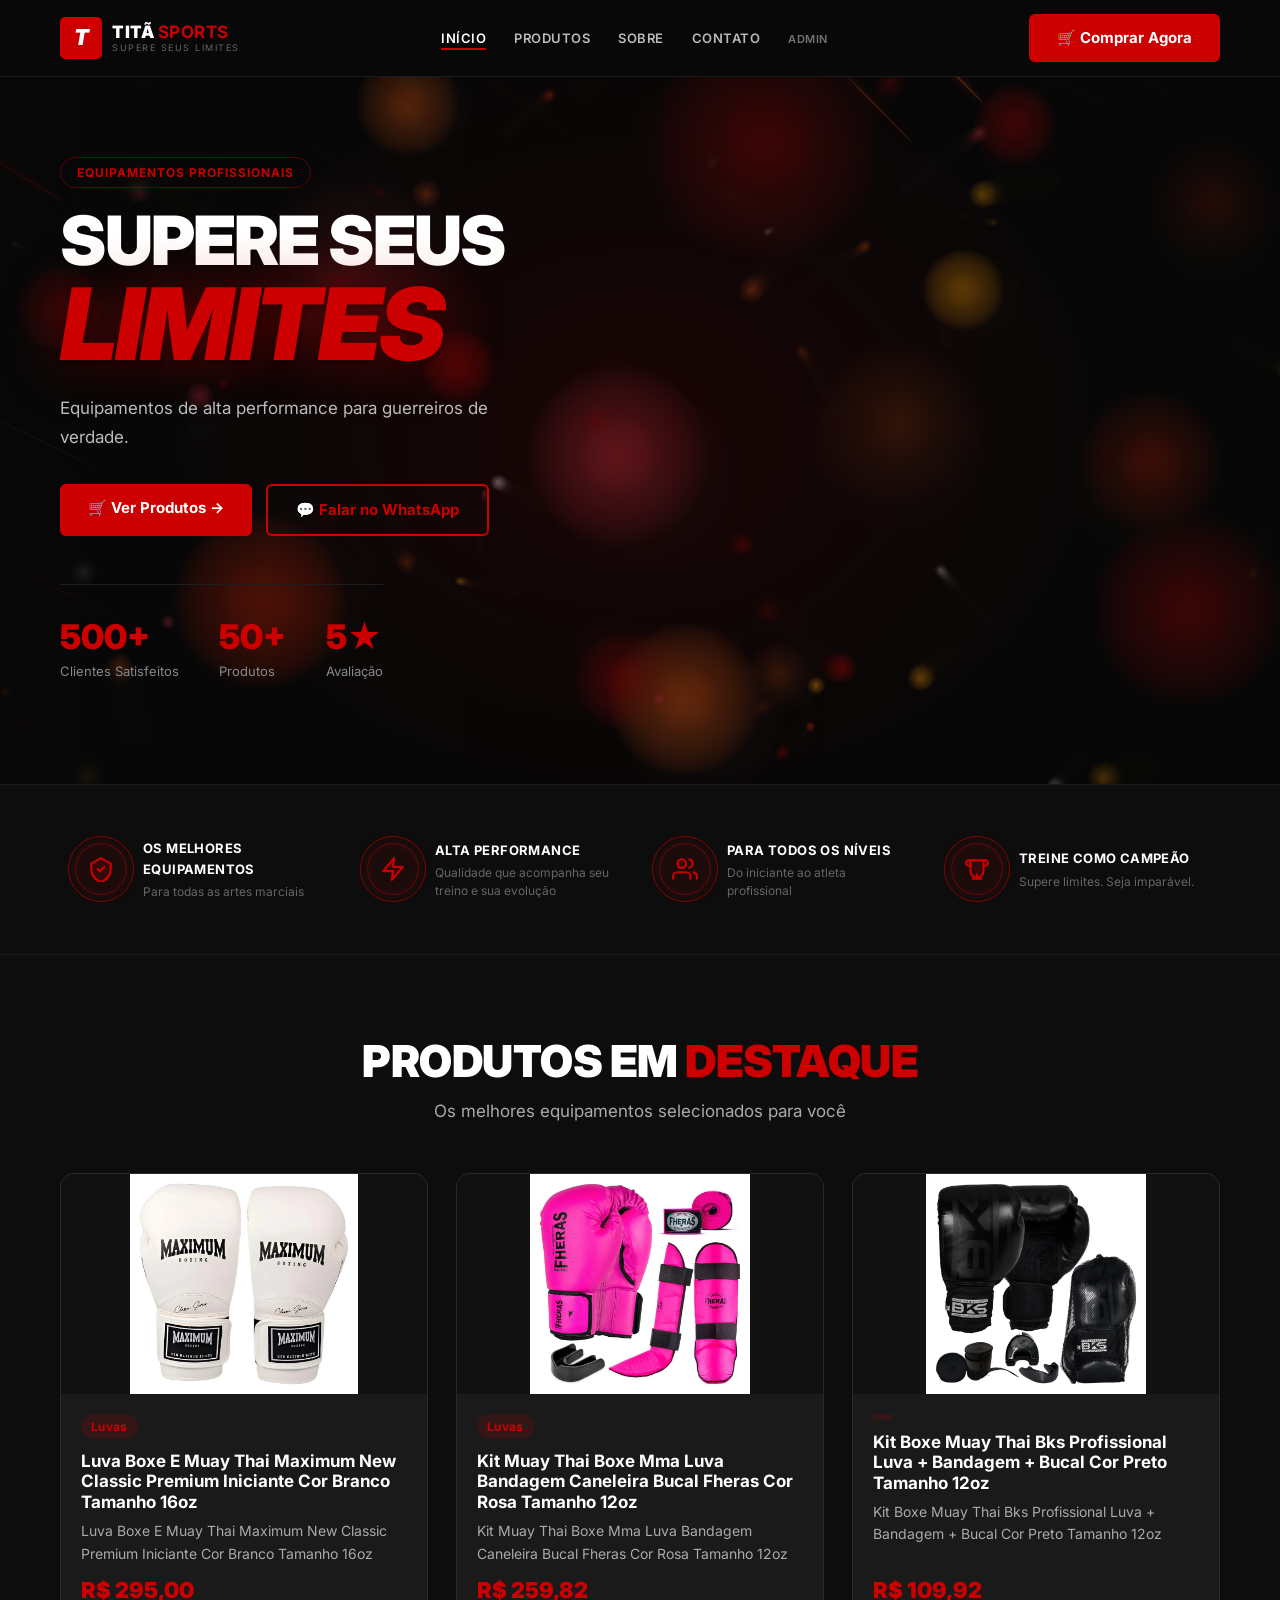
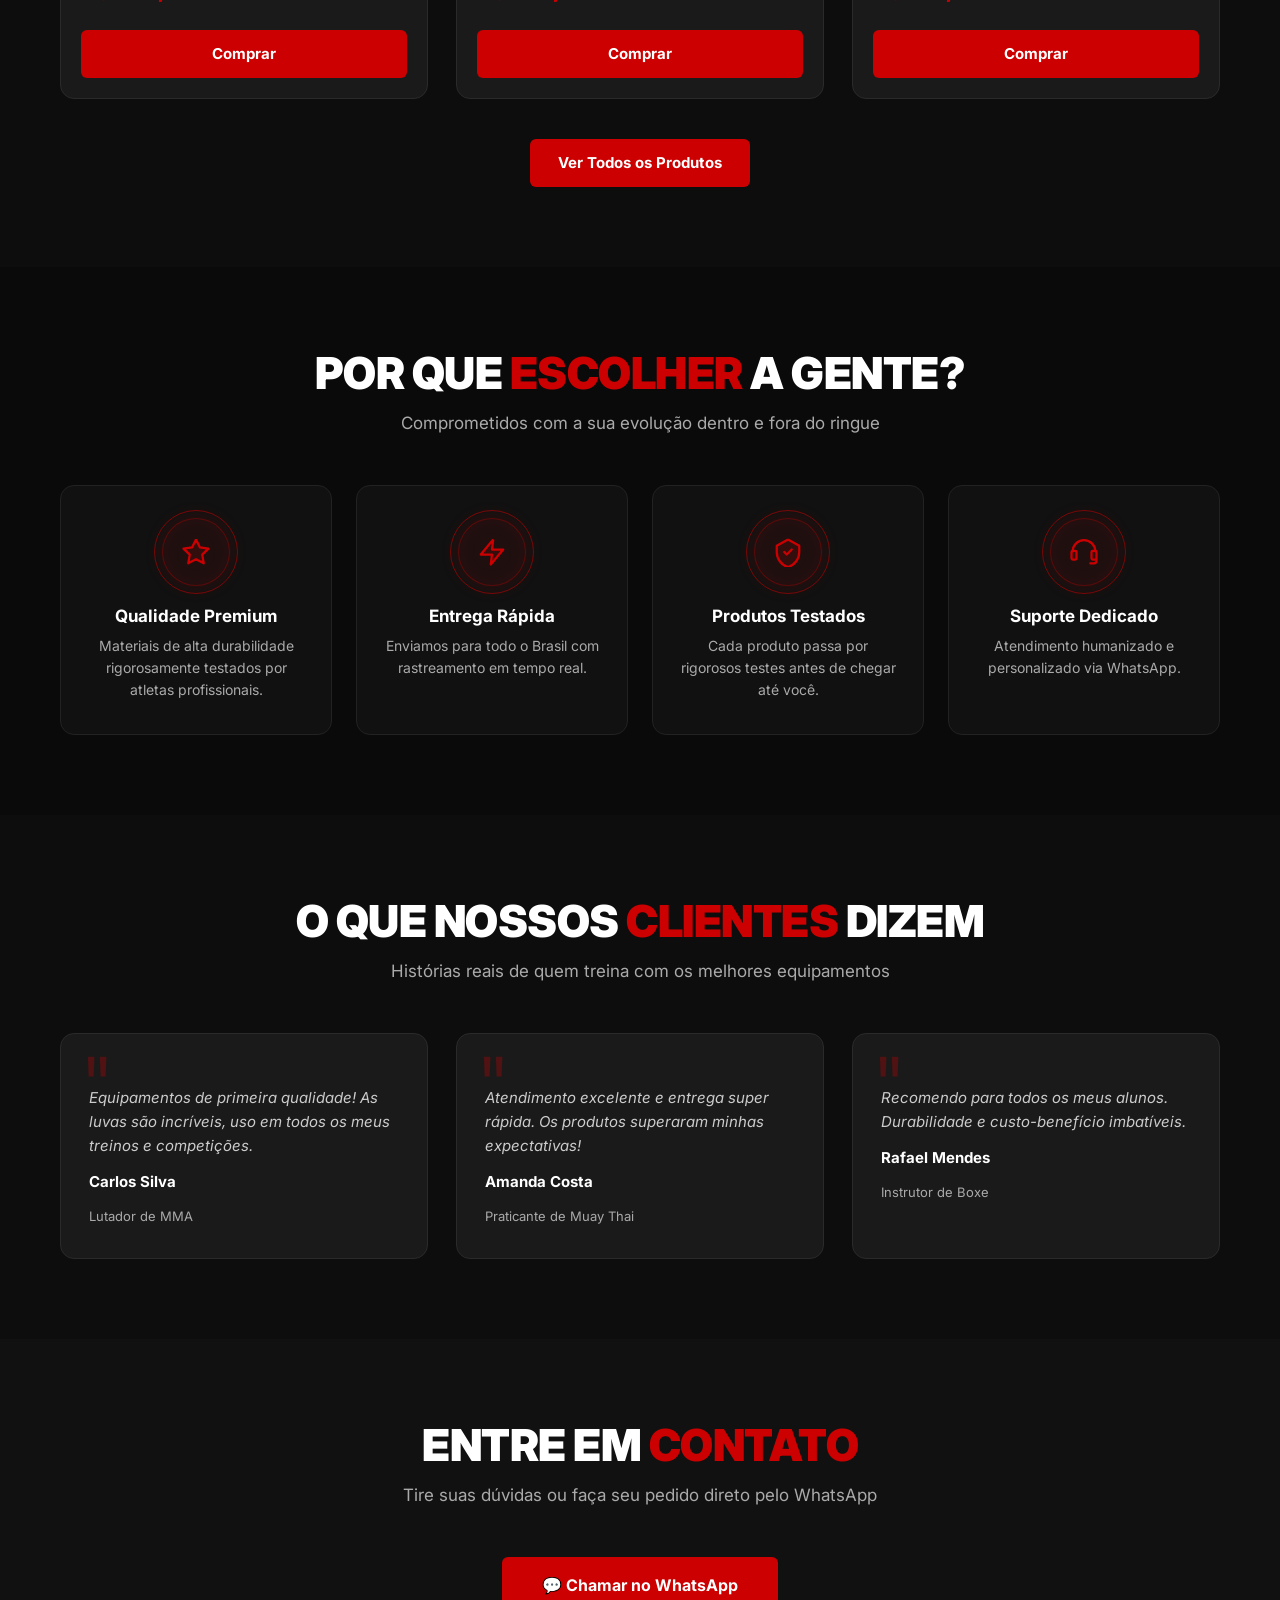
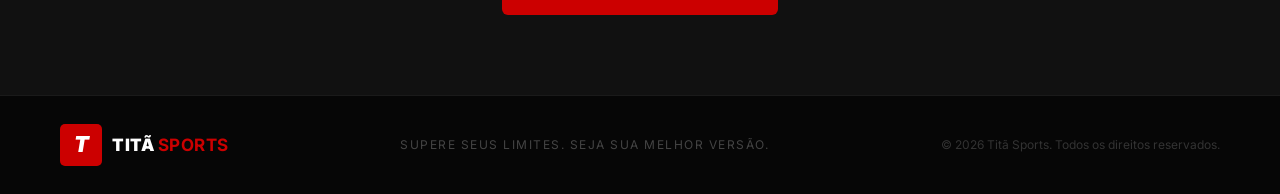
<file: index.html>
<!DOCTYPE html>
<html lang="pt-BR">
<head>
  <meta charset="UTF-8">
  <meta name="viewport" content="width=device-width, initial-scale=1.0">
  <meta name="description" content="Titã Sports — Equipamentos de luta profissionais para boxe, MMA e Muay Thai.">
  <title>Titã Sports — Equipamentos de Luta Profissionais</title>
  <link rel="stylesheet" href="css/style.css">
</head>
<body>

<!-- ===== HEADER ===== -->
<header class="header">
  <nav class="nav container">
    <a href="index.html" class="logo">
      <span class="logo-icon">T</span>
      <div class="logo-text">
        <span class="logo-name">TITÃ <strong>SPORTS</strong></span>
        <span class="logo-tagline">Supere Seus Limites</span>
      </div>
    </a>
    <ul class="nav-links">
      <li><a href="index.html" class="active">Início</a></li>
      <li><a href="produtos.html">Produtos</a></li>
      <li><a href="#sobre">Sobre</a></li>
      <li><a href="#contato">Contato</a></li>
      <li><a href="admin.html" class="admin-link">Admin</a></li>
    </ul>
    <a href="produtos.html" class="btn btn-primary">🛒 Comprar Agora</a>
  </nav>
</header>

<!-- ===== HERO ===== -->
<section class="hero">
  <canvas id="heroCanvas" class="hero-canvas-bg"></canvas>
  <div class="container">
    <div class="hero-grid">

      <!-- Coluna esquerda -->
      <div class="hero-left">
        <span class="badge" id="heroBadge">Para quem vive a luta</span>
        <h1 id="heroTitle">SUPERE SEUS <span class="highlight">LIMITES</span></h1>
        <p id="heroSubtitle">Equipamentos de <strong>alta performance</strong> para lutadores que treinam como profissionais e vencem como campeões.</p>
        <div class="hero-buttons">
          <a href="produtos.html" class="btn btn-primary">🛒 Ver Produtos &rarr;</a>
          <a id="heroWhats" href="#" class="btn btn-outline" target="_blank" rel="noopener">💬 Falar no WhatsApp</a>
        </div>
        <div class="hero-stats">
          <div>
            <h3 id="stat1Num">500+</h3>
            <p id="stat1Lbl">Clientes Satisfeitos</p>
          </div>
          <div>
            <h3 id="stat2Num">50+</h3>
            <p id="stat2Lbl">Produtos</p>
          </div>
          <div>
            <h3 id="stat3Num">5★</h3>
            <p id="stat3Lbl">Avaliação</p>
          </div>
        </div>
      </div>

      <!-- Coluna direita -->
      <div class="hero-right">
      </div>

    </div>
  </div>
</section>

<!-- ===== FEATURES BAR ===== -->
<section class="features-bar">
  <div class="features-bar-line"></div>
  <div class="container features-grid">

    <div class="feature-item">
      <div class="feature-icon-wrap">
        <div class="feature-pulse"></div>
        <div class="feature-icon-box">
          <svg viewBox="0 0 24 24" fill="none" width="26" height="26">
            <path d="M12 2L3 7v5c0 5.55 3.84 10.74 9 12 5.16-1.26 9-6.45 9-12V7L12 2z" stroke="#cc0000" stroke-width="2" stroke-linejoin="round" fill="rgba(204,0,0,.15)"/>
            <path d="M9 12l2 2 4-4" stroke="#cc0000" stroke-width="2" stroke-linecap="round" stroke-linejoin="round"/>
          </svg>
        </div>
      </div>
      <div>
        <strong>Os Melhores Equipamentos</strong>
        <p>Para todas as artes marciais</p>
      </div>
    </div>

    <div class="feature-item">
      <div class="feature-icon-wrap">
        <div class="feature-pulse"></div>
        <div class="feature-icon-box">
          <svg viewBox="0 0 24 24" fill="none" width="26" height="26">
            <path d="M13 2L3 14h9l-1 8 10-12h-9l1-8z" stroke="#cc0000" stroke-width="2" stroke-linejoin="round" fill="rgba(204,0,0,.15)"/>
          </svg>
        </div>
      </div>
      <div>
        <strong>Alta Performance</strong>
        <p>Qualidade que acompanha seu treino e sua evolução</p>
      </div>
    </div>

    <div class="feature-item">
      <div class="feature-icon-wrap">
        <div class="feature-pulse"></div>
        <div class="feature-icon-box">
          <svg viewBox="0 0 24 24" fill="none" width="26" height="26">
            <path d="M17 21v-2a4 4 0 0 0-4-4H5a4 4 0 0 0-4 4v2" stroke="#cc0000" stroke-width="2" stroke-linecap="round"/>
            <circle cx="9" cy="7" r="4" stroke="#cc0000" stroke-width="2" fill="rgba(204,0,0,.15)"/>
            <path d="M23 21v-2a4 4 0 0 0-3-3.87M16 3.13a4 4 0 0 1 0 7.75" stroke="#cc0000" stroke-width="2" stroke-linecap="round"/>
          </svg>
        </div>
      </div>
      <div>
        <strong>Para Todos os Níveis</strong>
        <p>Do iniciante ao atleta profissional</p>
      </div>
    </div>

    <div class="feature-item">
      <div class="feature-icon-wrap">
        <div class="feature-pulse"></div>
        <div class="feature-icon-box">
          <svg viewBox="0 0 24 24" fill="none" width="26" height="26">
            <path d="M6 9H4.5a2.5 2.5 0 0 1 0-5H6" stroke="#cc0000" stroke-width="2" stroke-linecap="round"/>
            <path d="M18 9h1.5a2.5 2.5 0 0 0 0-5H18" stroke="#cc0000" stroke-width="2" stroke-linecap="round"/>
            <path d="M6 4h12v10a6 6 0 0 1-12 0V4Z" stroke="#cc0000" stroke-width="2" stroke-linecap="round" fill="rgba(204,0,0,.15)"/>
            <path d="M8 21h8M12 17v4" stroke="#cc0000" stroke-width="2" stroke-linecap="round"/>
          </svg>
        </div>
      </div>
      <div>
        <strong>Treine como Campeão</strong>
        <p>Supere limites. Seja imparável.</p>
      </div>
    </div>

  </div>
</section>

<!-- ===== PRODUTOS EM DESTAQUE ===== -->
<section class="products" id="produtos">
  <div class="container">
    <h2>PRODUTOS EM <span class="highlight">DESTAQUE</span></h2>
    <p class="section-sub">Os melhores equipamentos selecionados para você</p>
    <div id="featuredGrid" class="grid"></div>
    <a href="produtos.html" class="btn btn-primary">Ver Todos os Produtos</a>
  </div>
</section>

<!-- ===== POR QUÊ NOS ESCOLHER ===== -->
<section class="why" id="sobre">
  <div class="container">
    <h2>POR QUE <span class="highlight">ESCOLHER</span> A GENTE?</h2>
    <p class="section-sub">Comprometidos com a sua evolução dentro e fora do ringue</p>
    <div id="benefitsGrid" class="grid-4"></div>
  </div>
</section>

<!-- ===== DEPOIMENTOS ===== -->
<section class="testimonials">
  <div class="container">
    <h2>O QUE NOSSOS <span class="highlight">CLIENTES</span> DIZEM</h2>
    <p class="section-sub">Histórias reais de quem treina com os melhores equipamentos</p>
    <div id="testimonialsGrid" class="grid"></div>
  </div>
</section>

<!-- ===== CONTATO ===== -->
<section class="contact" id="contato">
  <div class="container">
    <h2>ENTRE EM <span class="highlight">CONTATO</span></h2>
    <p class="section-sub">Tire suas dúvidas ou faça seu pedido direto pelo WhatsApp</p>
    <a id="contactWhats" href="#" class="btn btn-primary" target="_blank" rel="noopener">
      💬 Chamar no WhatsApp
    </a>
  </div>
</section>

<!-- ===== FOOTER ===== -->
<footer>
  <div class="container footer-inner">
    <div class="footer-logo">
      <span class="logo-icon">T</span>
      <div class="logo-text">
        <span class="logo-name">TITÃ <strong>SPORTS</strong></span>
      </div>
    </div>
    <p class="footer-tagline">Supere seus limites. Seja sua melhor versão.</p>
    <p style="font-size:12px;color:#333;">© 2026 Titã Sports. Todos os direitos reservados.</p>
  </div>
</footer>

<script src="js/data.js"></script>
<script src="js/main.js"></script>
<script>
/* ===== HERO CANVAS — Luzes Vibrantes ===== */
(function () {
  const canvas = document.getElementById('heroCanvas');
  if (!canvas) return;
  const ctx = canvas.getContext('2d');

  function resize() {
    canvas.width  = canvas.offsetWidth;
    canvas.height = canvas.offsetHeight;
  }
  resize();
  new ResizeObserver(resize).observe(canvas);

  /* Paleta: vermelho vivo, laranja-fogo, branco, rosa */
  const PALETTE = [
    [220,  0,  0],
    [255, 40,  0],
    [255, 100, 20],
    [255, 255, 255],
    [180,  0,  0],
    [255,  60, 80],
    [255, 160,  0],
  ];

  /* ---- Orb: esfera difusa grande que deriva lentamente ---- */
  class Orb {
    constructor() { this.spawn(true); }
    spawn(anywhere) {
      this.x  = anywhere ? Math.random() * canvas.width  : (Math.random() < .5 ? -120 : canvas.width  + 120);
      this.y  = anywhere ? Math.random() * canvas.height : (Math.random() < .5 ? -120 : canvas.height + 120);
      this.r  = Math.random() * 90 + 30;
      this.vx = (Math.random() - .5) * .7;
      this.vy = (Math.random() - .5) * .7;
      this.a  = Math.random() * .55 + .15;
      this.da = (Math.random() - .5) * .006;
      this.c  = PALETTE[Math.floor(Math.random() * PALETTE.length)];
    }
    step() {
      this.x += this.vx; this.y += this.vy;
      this.a += this.da;
      if (this.a < .08 || this.a > .75) this.da *= -1;
      const m = 140;
      if (this.x < -m || this.x > canvas.width+m || this.y < -m || this.y > canvas.height+m) this.spawn(false);
    }
    draw() {
      const [r,g,b] = this.c;
      const g2 = ctx.createRadialGradient(this.x, this.y, 0, this.x, this.y, this.r);
      g2.addColorStop(0,   `rgba(${r},${g},${b},${this.a})`);
      g2.addColorStop(.45, `rgba(${r},${g},${b},${(this.a*.35).toFixed(3)})`);
      g2.addColorStop(1,   `rgba(${r},${g},${b},0)`);
      ctx.beginPath();
      ctx.arc(this.x, this.y, this.r, 0, Math.PI*2);
      ctx.fillStyle = g2;
      ctx.fill();
    }
  }

  /* ---- Spark: partícula pequena e rápida que pisca ---- */
  class Spark {
    constructor() { this.spawn(); }
    spawn() {
      this.x    = Math.random() * canvas.width;
      this.y    = Math.random() * canvas.height;
      this.r    = Math.random() * 2.5 + .8;
      this.vx   = (Math.random() - .5) * 2.2;
      this.vy   = (Math.random() - .5) * 2.2;
      this.life = 1;
      this.dec  = Math.random() * .012 + .004;
      this.c    = PALETTE[Math.floor(Math.random() * PALETTE.length)];
    }
    step() {
      this.x += this.vx; this.y += this.vy;
      this.life -= this.dec;
      if (this.life <= 0) this.spawn();
    }
    draw() {
      const [r,g,b] = this.c;
      const bloom = this.r * 5;
      const g2 = ctx.createRadialGradient(this.x, this.y, 0, this.x, this.y, bloom);
      g2.addColorStop(0,   `rgba(${r},${g},${b},${(this.life*.9).toFixed(3)})`);
      g2.addColorStop(.4,  `rgba(${r},${g},${b},${(this.life*.3).toFixed(3)})`);
      g2.addColorStop(1,   `rgba(${r},${g},${b},0)`);
      ctx.beginPath();
      ctx.arc(this.x, this.y, bloom, 0, Math.PI*2);
      ctx.fillStyle = g2;
      ctx.fill();
    }
  }

  /* ---- Streak: risco de luz que atravessa em diagonal ---- */
  class Streak {
    constructor() { this.spawn(); }
    spawn() {
      const edge = Math.random() < .5;
      this.x  = edge ? -20 : Math.random() * canvas.width;
      this.y  = edge ? Math.random() * canvas.height : -20;
      this.len = Math.random() * 80 + 40;
      const speed = Math.random() * 3 + 2;
      const ang = Math.random() * .6 + .2;
      this.vx = Math.cos(ang) * speed;
      this.vy = Math.sin(ang) * speed;
      this.a  = Math.random() * .7 + .3;
      this.c  = PALETTE[Math.floor(Math.random() * 3)]; // só vermelhos/laranja
      this.w  = Math.random() * 1.5 + .5;
    }
    step() {
      this.x += this.vx; this.y += this.vy;
      this.a -= .018;
      if (this.a <= 0) this.spawn();
    }
    draw() {
      const [r,g,b] = this.c;
      ctx.save();
      ctx.strokeStyle = `rgba(${r},${g},${b},${this.a.toFixed(3)})`;
      ctx.lineWidth = this.w;
      ctx.shadowBlur  = 8;
      ctx.shadowColor = `rgba(${r},${g},${b},.8)`;
      ctx.beginPath();
      ctx.moveTo(this.x, this.y);
      ctx.lineTo(this.x - this.vx * (this.len/3), this.y - this.vy * (this.len/3));
      ctx.stroke();
      ctx.restore();
    }
  }

  const orbs    = Array.from({length: 16}, () => new Orb());
  const sparks  = Array.from({length: 50}, () => new Spark());
  const streaks = Array.from({length:  8}, () => new Streak());

  /* Fundo inicial limpo */
  ctx.fillStyle = '#080808';
  ctx.fillRect(0, 0, canvas.width, canvas.height);

  function loop() {
    /* Rastro semi-transparente — cria efeito de cauda */
    ctx.fillStyle = 'rgba(8,8,8,0.18)';
    ctx.fillRect(0, 0, canvas.width, canvas.height);

    orbs.forEach(o   => { o.step(); o.draw(); });
    sparks.forEach(s => { s.step(); s.draw(); });
    streaks.forEach(k => { k.step(); k.draw(); });

    requestAnimationFrame(loop);
  }
  loop();
})();
</script>
</body>
</html>
</file>
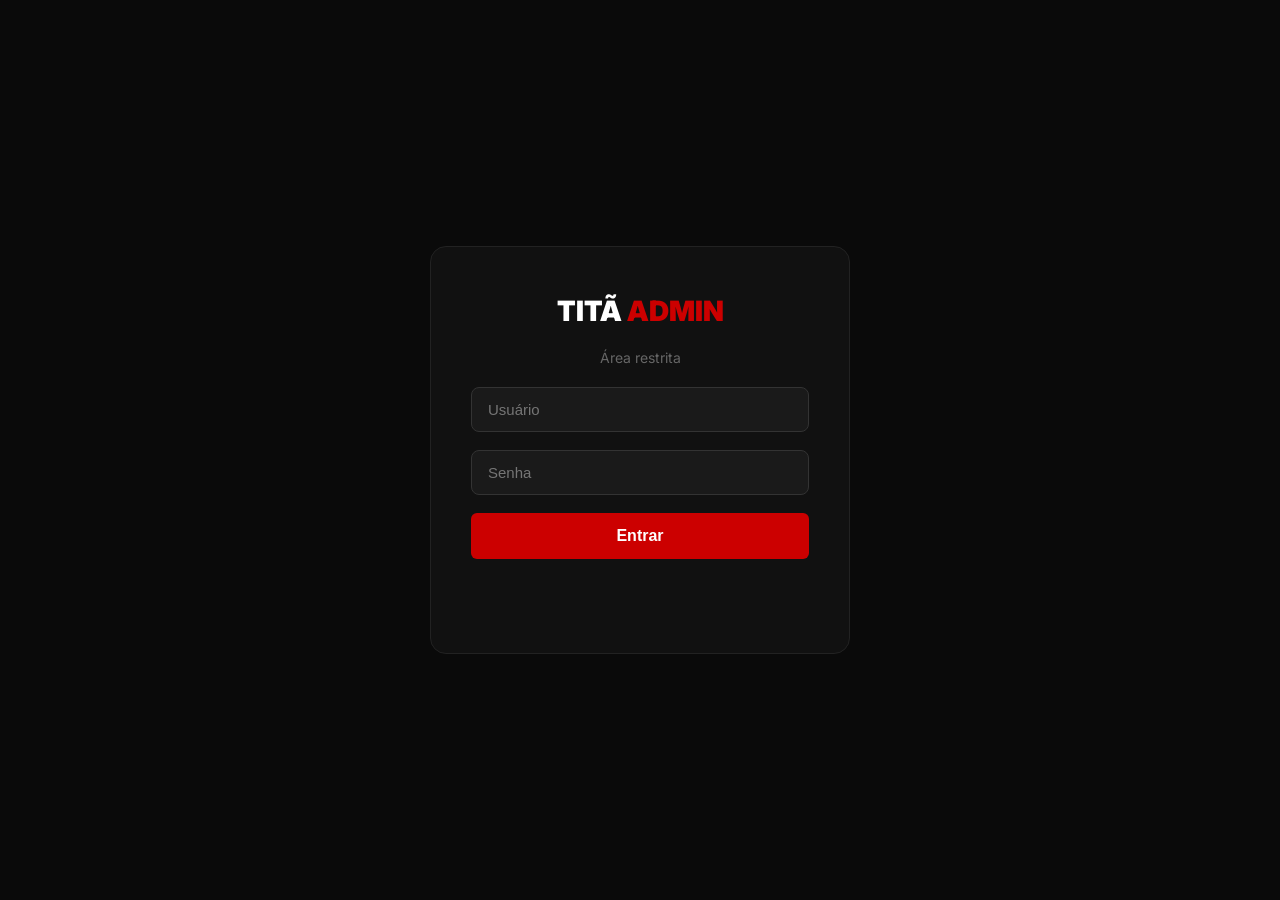
<file: admin.html>
<!DOCTYPE html>
<html lang="pt-BR">
<head>
  <meta charset="UTF-8">
  <meta name="viewport" content="width=device-width, initial-scale=1.0">
  <title>Admin — Titã Sports</title>
  <link rel="stylesheet" href="css/style.css">
</head>
<body class="login-body">

<form id="loginForm" class="login-box" novalidate>
  <h1>TITÃ <span>ADMIN</span></h1>
  <p style="text-align:center;color:#666;font-size:14px;margin-top:-8px">Área restrita</p>

  <input
    id="user"
    type="text"
    placeholder="Usuário"
    autocomplete="username"
    required
  >
  <input
    id="pass"
    type="password"
    placeholder="Senha"
    autocomplete="current-password"
    required
  >

  <button type="submit" class="btn btn-primary">Entrar</button>
  <p id="msg" class="error" aria-live="polite"></p>
</form>

<script src="js/data.js"></script>
<script>
  // Se já está logado, vai direto ao painel
  if (sessionStorage.getItem('tita_logged') === '1') {
    location.href = 'painel.html';
  }

  document.getElementById('loginForm').addEventListener('submit', e => {
    e.preventDefault();
    const s = DB.getSettings();
    const u = document.getElementById('user').value.trim();
    const p = document.getElementById('pass').value;
    const msg = document.getElementById('msg');

    if (u === s.adminUser && p === s.adminPass) {
      msg.textContent = '';
      sessionStorage.setItem('tita_logged', '1');
      location.href = 'painel.html';
    } else {
      msg.textContent = 'Usuário ou senha inválidos.';
      document.getElementById('pass').value = '';
      document.getElementById('pass').focus();
    }
  });
</script>
</body>
</html>
</file>
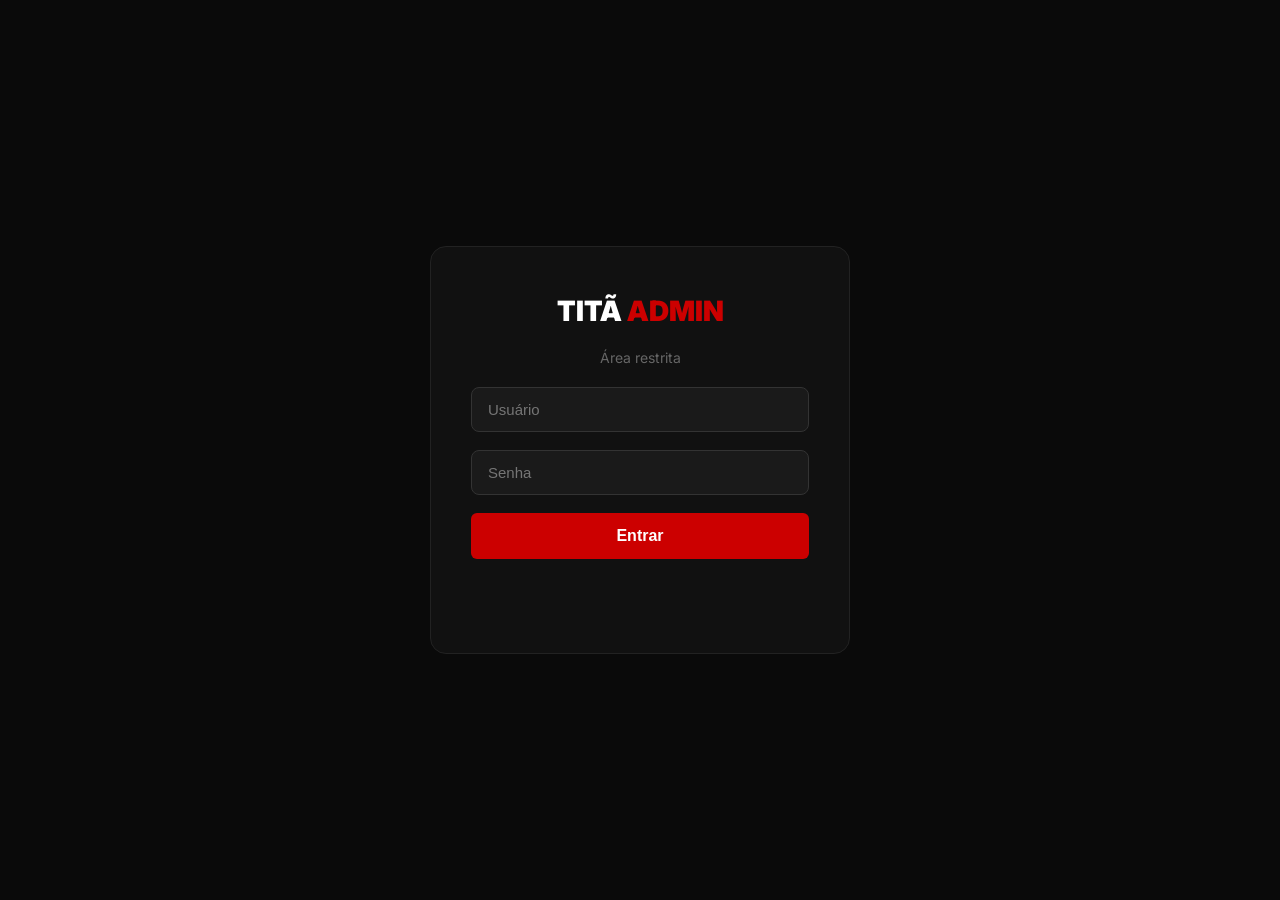
<file: painel.html>
<!DOCTYPE html>
<html lang="pt-BR">
<head>
  <meta charset="UTF-8">
  <meta name="viewport" content="width=device-width, initial-scale=1.0">
  <title>Painel — Titã Sports</title>
  <link rel="stylesheet" href="css/style.css">
</head>
<body class="admin-body">

<!-- ===== SIDEBAR ===== -->
<aside class="sidebar">
  <h2 style="display:flex;align-items:center;gap:8px;"><span class="logo-icon" style="width:34px;height:34px;font-size:16px;border-radius:4px;">T</span> TITÃ <span>ADMIN</span></h2>
  <nav>
    <a href="#" data-tab="produtos" class="active">📦 Produtos</a>
    <a href="#" data-tab="depoimentos">💬 Depoimentos</a>
    <a href="#" data-tab="beneficios">⭐ Benefícios</a>
    <a href="#" data-tab="config">⚙️ Configurações</a>
    <a href="index.html" target="_blank" rel="noopener">🌐 Ver Site</a>
    <a href="#" id="exportBtn">📦 Exportar dados</a>
    <a href="#" id="publishBtn">🚀 Publicar no Site</a>
    <a href="#" id="logout">🚪 Sair</a>
  </nav>
</aside>

<!-- ===== CONTEÚDO PRINCIPAL ===== -->
<main class="admin-main">

  <!-- TAB: PRODUTOS -->
  <section id="tab-produtos" class="tab active">
    <h1>Gerenciar Produtos</h1>
    <button class="btn btn-primary btn-sm" onclick="openProduct()">+ Novo Produto</button>
    <table id="tblProducts"></table>
  </section>

  <!-- TAB: DEPOIMENTOS -->
  <section id="tab-depoimentos" class="tab">
    <h1>Gerenciar Depoimentos</h1>
    <button class="btn btn-primary btn-sm" onclick="openTesti()">+ Novo Depoimento</button>
    <table id="tblTesti"></table>
  </section>

  <!-- TAB: BENEFÍCIOS -->
  <section id="tab-beneficios" class="tab">
    <h1>Gerenciar Benefícios</h1>
    <button class="btn btn-primary btn-sm" onclick="openBenef()">+ Novo Benefício</button>
    <table id="tblBenef"></table>
  </section>

  <!-- TAB: CONFIGURAÇÕES -->
  <section id="tab-config" class="tab">
    <h1>Configurações Gerais</h1>
    <form id="formConfig" class="form-grid"></form>
  </section>

</main>

<!-- ===== MODAL ===== -->
<div id="modal" class="modal hidden" role="dialog" aria-modal="true" aria-labelledby="modalTitle">
  <div class="modal-box">
    <h2 id="modalTitle"></h2>
    <form id="modalForm" novalidate></form>
  </div>
</div>

<script src="js/data.js"></script>
<script src="js/admin.js"></script>
</body>
</html>
</file>
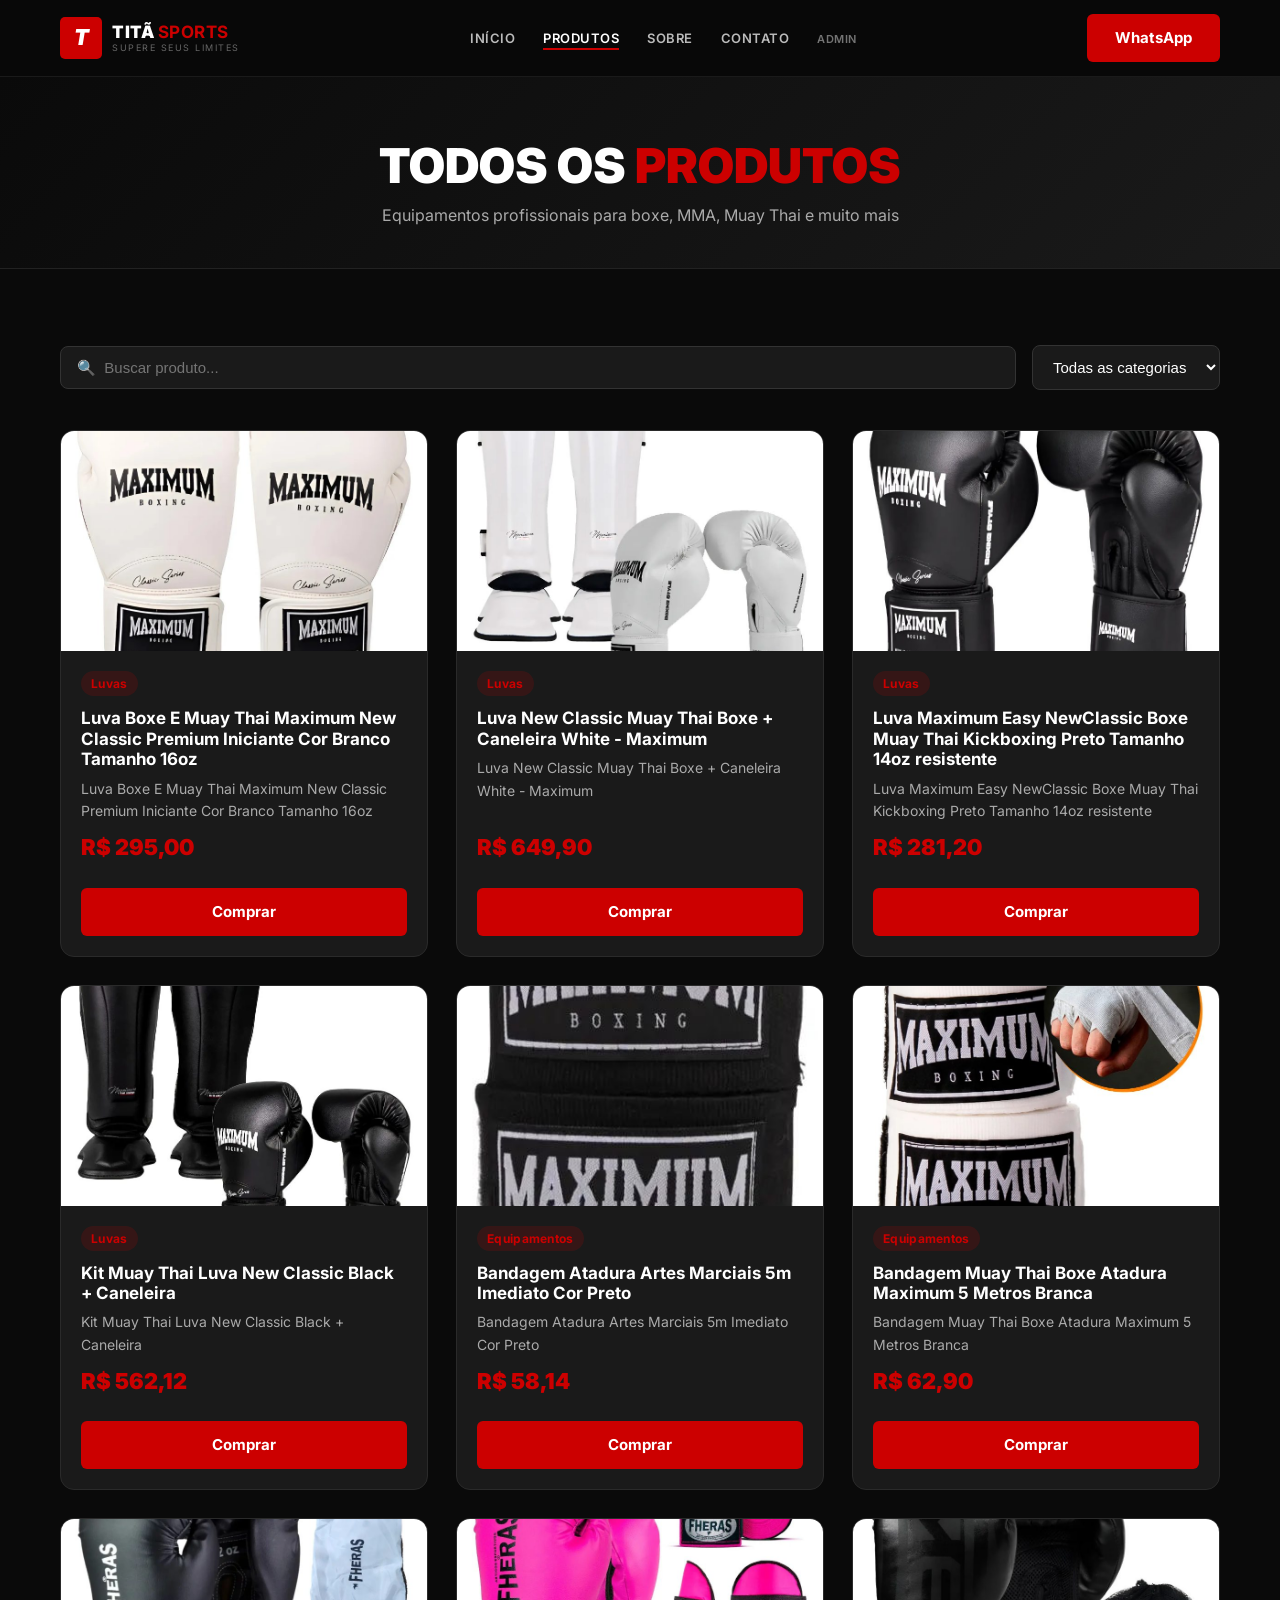
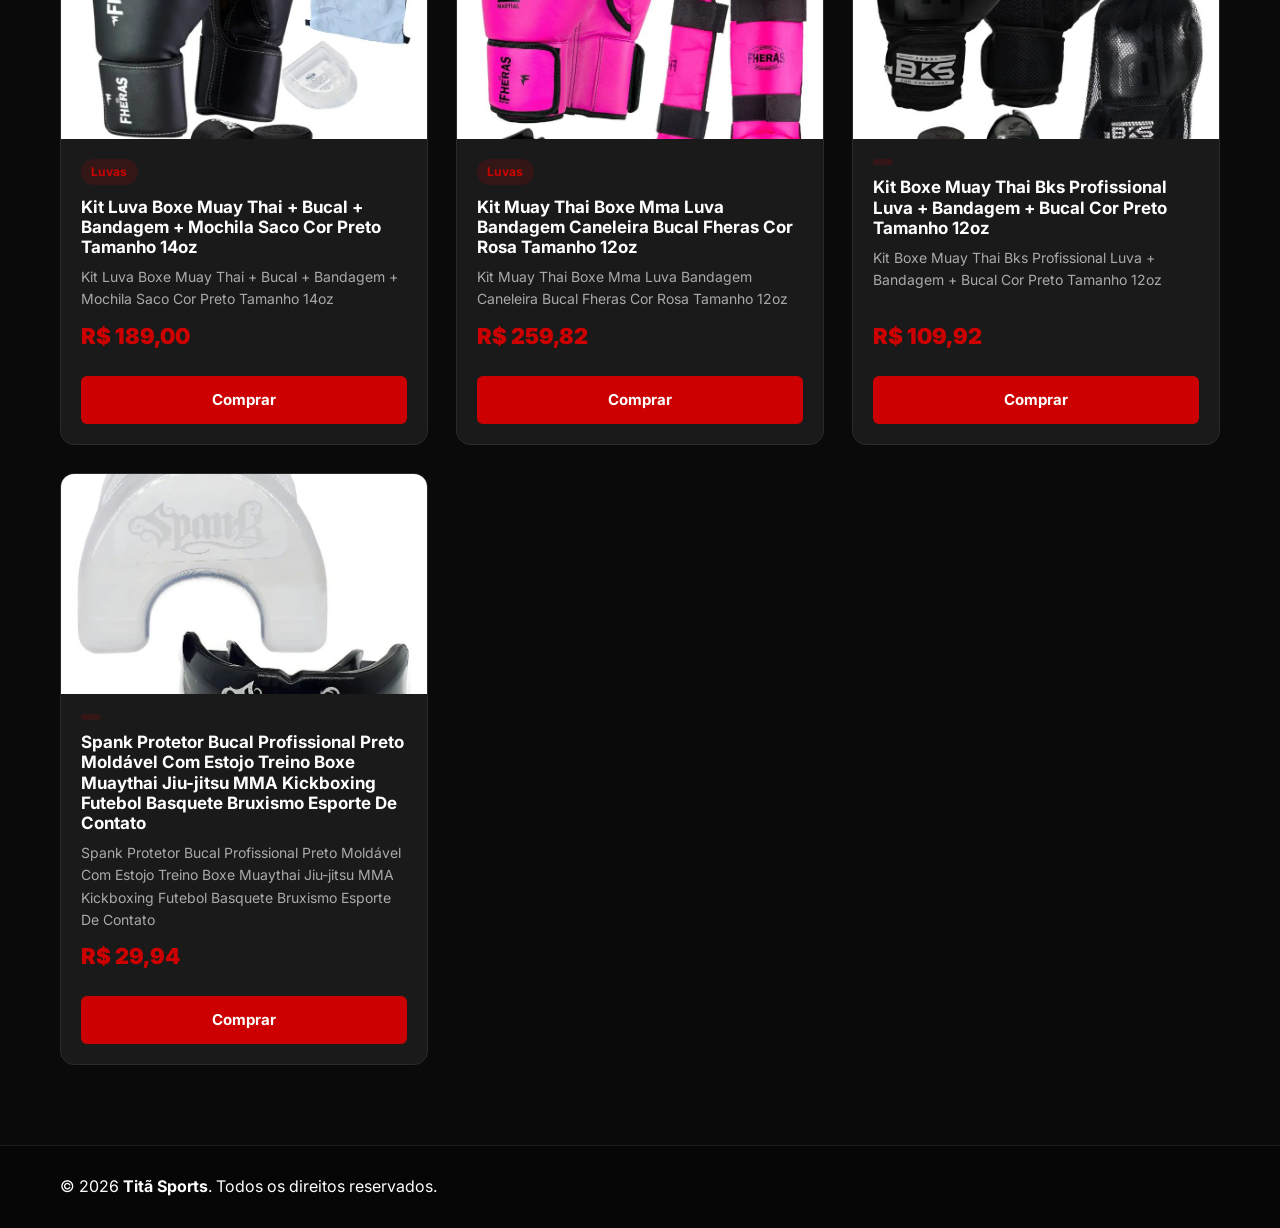
<file: produtos.html>
<!DOCTYPE html>
<html lang="pt-BR">
<head>
  <meta charset="UTF-8">
  <meta name="viewport" content="width=device-width, initial-scale=1.0">
  <meta name="description" content="Todos os produtos Titã Sports — Luvas, proteções e acessórios para luta.">
  <title>Produtos — Titã Sports</title>
  <link rel="stylesheet" href="css/style.css">
</head>
<body>

<!-- ===== HEADER ===== -->
<header class="header">
  <nav class="nav container">
    <a href="index.html" class="logo">
      <span class="logo-icon">T</span>
      <div class="logo-text">
        <span class="logo-name">TITÃ <strong>SPORTS</strong></span>
        <span class="logo-tagline">Supere Seus Limites</span>
      </div>
    </a>
    <ul class="nav-links">
      <li><a href="index.html">Início</a></li>
      <li><a href="produtos.html" class="active">Produtos</a></li>
      <li><a href="index.html#sobre">Sobre</a></li>
      <li><a href="index.html#contato">Contato</a></li>
      <li><a href="admin.html" class="admin-link">Admin</a></li>
    </ul>
    <a href="#" id="navWhats" class="btn btn-primary" target="_blank" rel="noopener">WhatsApp</a>
  </nav>
</header>

<!-- ===== HERO DA PÁGINA ===== -->
<section class="produtos-hero">
  <div class="container">
    <h1>TODOS OS <span class="highlight">PRODUTOS</span></h1>
    <p>Equipamentos profissionais para boxe, MMA, Muay Thai e muito mais</p>
  </div>
</section>

<!-- ===== PRODUTOS ===== -->
<section class="produtos-section">
  <div class="container">

    <!-- Filtros -->
    <div class="filters">
      <input
        type="search"
        id="searchInput"
        placeholder="🔍  Buscar produto..."
        autocomplete="off"
      >
      <select id="catFilter">
        <option value="">Todas as categorias</option>
      </select>
    </div>

    <!-- Grid de produtos -->
    <div id="productsGrid" class="grid"></div>

    <!-- Mensagem de lista vazia -->
    <p id="emptyMsg">Nenhum produto encontrado. Tente outro filtro.</p>

  </div>
</section>

<!-- ===== FOOTER ===== -->
<footer>
  <div class="container">
    <p>© 2026 <strong>Titã Sports</strong>. Todos os direitos reservados.</p>
  </div>
</footer>

<script src="js/data.js"></script>
<script>
(function () {
  const s = DB.getSettings();
  const whatsUrl = `https://wa.me/${s.whatsapp}`;

  // WhatsApp no nav
  const navWhats = document.getElementById('navWhats');
  if (navWhats) navWhats.href = whatsUrl;

  const allProducts = DB.getProducts();
  const grid        = document.getElementById('productsGrid');
  const emptyMsg    = document.getElementById('emptyMsg');
  const searchInput = document.getElementById('searchInput');
  const catFilter   = document.getElementById('catFilter');

  // Populate category select
  const cats = [...new Set(allProducts.map(p => p.categoria).filter(Boolean))].sort();
  cats.forEach(cat => {
    const opt = document.createElement('option');
    opt.value = cat;
    opt.textContent = cat;
    catFilter.appendChild(opt);
  });

  function escHtml(str) {
    return String(str ?? '')
      .replace(/&/g, '&amp;').replace(/</g, '&lt;')
      .replace(/>/g, '&gt;').replace(/"/g, '&quot;');
  }

  function cardHTML(p) {
    const media = p.mediaType === 'video'
      ? `<video src="${p.imagem}" autoplay muted loop playsinline></video>`
      : `<img src="${escHtml(p.imagem)}" alt="${escHtml(p.nome)}" loading="lazy">`;
    return `
      <article class="card">
        ${media}
        <div class="card-body">
          <span class="tag">${escHtml(p.categoria)}</span>
          <h3>${escHtml(p.nome)}</h3>
          <p>${escHtml(p.descricao)}</p>
          <strong>R$ ${p.preco.toFixed(2).replace('.', ',')}</strong>
          <a href="${escHtml(p.link)}" target="_blank" rel="noopener" class="btn btn-primary">
            Comprar
          </a>
        </div>
      </article>`;
  }

  function render() {
    const q   = searchInput.value.toLowerCase().trim();
    const cat = catFilter.value;

    const filtered = allProducts.filter(p => {
      const matchName = !q || p.nome.toLowerCase().includes(q) || p.descricao.toLowerCase().includes(q);
      const matchCat  = !cat || p.categoria === cat;
      return matchName && matchCat;
    });

    if (filtered.length === 0) {
      grid.innerHTML = '';
      emptyMsg.style.display = 'block';
    } else {
      emptyMsg.style.display = 'none';
      grid.innerHTML = filtered.map(cardHTML).join('');
    }
  }

  searchInput.addEventListener('input', render);
  catFilter.addEventListener('change', render);

  // Render initial
  render();
})();
</script>
</body>
</html>
</file>
<file: css/style.css>
/* =====================================================
   TITÃ SPORTS — stylesheet
   ===================================================== */

/* ---------- RESET & BASE ---------- */
@import url('https://fonts.googleapis.com/css2?family=Inter:wght@400;600;700;900&display=swap');

*, *::before, *::after { box-sizing: border-box; margin: 0; padding: 0; }
html { scroll-behavior: smooth; }
body { background: #0a0a0a; color: #fff; font-family: 'Inter', sans-serif; line-height: 1.6; }
a { color: inherit; text-decoration: none; }
img { max-width: 100%; display: block; }
h1, h2, h3, h4 { line-height: 1.2; }
ul { list-style: none; }

/* ---------- UTILITÁRIOS ---------- */
.container { max-width: 1200px; margin: 0 auto; padding: 0 20px; }
.highlight { color: #cc0000; }
.error { color: #ff4444; font-size: 14px; margin-top: 8px; min-height: 20px; }

/* ---------- BOTÕES ---------- */
.btn {
  display: inline-block;
  padding: 12px 28px;
  border-radius: 6px;
  font-weight: 700;
  font-size: 15px;
  border: none;
  cursor: pointer;
  transition: background 0.2s, border-color 0.2s, color 0.2s, transform 0.15s, box-shadow 0.2s;
  text-align: center;
}
.btn-primary { background: #cc0000; color: #fff; }
.btn-primary:hover { background: #a80000; transform: translateY(-2px); box-shadow: 0 6px 20px rgba(204,0,0,.35); }
.btn-outline { border: 2px solid #cc0000; color: #cc0000; background: transparent; }
.btn-outline:hover { background: #cc0000; color: #fff; transform: translateY(-2px); }
.btn-sm { padding: 7px 16px; font-size: 13px; }
.btn-danger { background: #c0392b; color: #fff; }
.btn-danger:hover { background: #a93226; }

/* ---------- HEADER / NAV ---------- */
.header {
  background: #080808;
  border-bottom: 1px solid #1a1a1a;
  position: sticky;
  top: 0;
  z-index: 100;
}
.nav {
  display: flex;
  align-items: center;
  justify-content: space-between;
  padding: 14px 20px;
  max-width: 1200px;
  margin: 0 auto;
}
.logo { display: flex; align-items: center; gap: 10px; text-decoration: none; }
.logo-icon {
  background: #cc0000;
  color: #fff;
  width: 42px;
  height: 42px;
  display: flex;
  align-items: center;
  justify-content: center;
  font-size: 22px;
  font-weight: 900;
  border-radius: 5px;
  flex-shrink: 0;
  font-style: italic;
}
.logo-text { display: flex; flex-direction: column; line-height: 1.2; }
.logo-name { font-size: 17px; font-weight: 900; color: #fff; letter-spacing: .5px; }
.logo-name strong { color: #cc0000; }
.logo-tagline { font-size: 9px; color: #666; letter-spacing: 1.5px; text-transform: uppercase; }
.nav-links { display: flex; gap: 28px; }
.nav-links a {
  color: #bbb;
  font-weight: 600;
  font-size: 13px;
  letter-spacing: .5px;
  text-transform: uppercase;
  transition: color 0.2s;
  padding-bottom: 2px;
  border-bottom: 2px solid transparent;
}
.nav-links a:hover { color: #fff; }
.nav-links a.active { color: #fff; border-bottom-color: #cc0000; }
.admin-link { font-size: 11px !important; opacity: .6; }

/* ---------- HERO ---------- */
.hero {
  padding: 80px 0 70px;
  position: relative;
  background: #080808;
  overflow: hidden;
  min-height: 580px;
  display: flex;
  align-items: center;
}
.hero-canvas-bg {
  position: absolute;
  inset: 0;
  width: 100%;
  height: 100%;
  display: block;
  z-index: 0;
}
.hero::before {
  content: '';
  position: absolute;
  inset: 0;
  background:
    radial-gradient(ellipse 55% 80% at 50% 50%, rgba(120,0,0,.18) 0%, transparent 70%),
    linear-gradient(to right, rgba(8,8,8,.85) 0%, rgba(8,8,8,.55) 45%, rgba(8,8,8,.72) 100%);
  z-index: 1;
  pointer-events: none;
}
.hero .container { position: relative; z-index: 2; width: 100%; }
.hero-grid {
  display: grid;
  grid-template-columns: 1.1fr 0.9fr;
  gap: 56px;
  align-items: center;
}
.hero-left { display: flex; flex-direction: column; align-items: flex-start; }
.badge {
  display: inline-block;
  background: transparent;
  color: #cc0000;
  border: 1px solid rgba(204,0,0,.4);
  padding: 5px 16px;
  border-radius: 20px;
  font-size: 12px;
  font-weight: 700;
  letter-spacing: 1px;
  text-transform: uppercase;
  margin-bottom: 18px;
}
.hero h1 {
  font-size: clamp(44px, 5.5vw, 68px);
  font-weight: 900;
  letter-spacing: -2px;
  margin-bottom: 20px;
  line-height: 1;
  text-align: left;
}
.hero h1 .highlight {
  display: block;
  font-size: clamp(64px, 8vw, 100px);
  font-style: italic;
  line-height: 1;
  color: #cc0000;
  text-shadow: 0 0 60px rgba(204,0,0,.45), 0 2px 4px rgba(0,0,0,.8);
  letter-spacing: -3px;
}
.hero p {
  font-size: 17px;
  color: #bbb;
  max-width: 460px;
  margin-bottom: 32px;
  line-height: 1.7;
  text-align: left;
}
.hero p strong { color: #fff; font-weight: 700; }
.hero-buttons { display: flex; gap: 14px; justify-content: flex-start; flex-wrap: wrap; }
.hero-stats {
  display: flex;
  gap: 40px;
  margin-top: 48px;
  border-top: 1px solid #1e1e1e;
  padding-top: 32px;
  flex-wrap: wrap;
}
.hero-stats > div { text-align: left; }
.hero-stats h3 { font-size: 34px; font-weight: 900; color: #cc0000; }
.hero-stats p { font-size: 13px; color: #888; margin-top: 2px; }

/* Hero right column */
.hero-right { display: flex; flex-direction: column; gap: 16px; justify-content: center; align-items: flex-start; }
.hero-benefits-img {
  max-width: 260px;
  width: 100%;
  border-radius: 12px;
  display: block;
}
.hero-benefits-panel {
  background: rgba(18,18,18,.92);
  border: 1px solid #222;
  border-radius: 12px;
  padding: 18px 20px;
  display: flex;
  flex-direction: column;
  gap: 14px;
  backdrop-filter: blur(12px);
}
.hero-benefit-item { display: flex; align-items: center; gap: 14px; }
.hero-benefit-item .benefit-icon { font-size: 22px; flex-shrink: 0; }
.hero-benefit-item strong { display: block; font-size: 13px; font-weight: 700; color: #fff; }
.hero-benefit-item small { color: #888; font-size: 12px; text-transform: uppercase; letter-spacing: .5px; }

/* ---------- FEATURES BAR ---------- */
.features-bar {
  background: #0d0d0d;
  border-top: 1px solid #1a1a1a;
  border-bottom: 1px solid #1a1a1a;
  padding: 36px 0;
  position: relative;
  overflow: hidden;
}
.features-bar-line {
  position: absolute;
  top: 0; left: -100%;
  width: 60%;
  height: 2px;
  background: linear-gradient(90deg, transparent, #cc0000, #ff5555, #cc0000, transparent);
  animation: featLine 3.5s ease-in-out infinite;
  pointer-events: none;
}
@keyframes featLine {
  0%   { left: -60%; opacity: 1; }
  100% { left: 120%; opacity: .4; }
}
.features-grid {
  display: grid;
  grid-template-columns: repeat(4, 1fr);
  gap: 8px;
}
.feature-item {
  display: flex;
  align-items: center;
  gap: 16px;
  padding: 16px 14px;
  border-radius: 10px;
  border: 1px solid transparent;
  transition: border-color .3s, background .3s;
  cursor: default;
}
.feature-item:hover {
  border-color: rgba(204,0,0,.3);
  background: rgba(204,0,0,.05);
}
.feature-icon-wrap {
  position: relative;
  flex-shrink: 0;
}
.feature-pulse {
  position: absolute;
  inset: -7px;
  border-radius: 50%;
  border: 1.5px solid rgba(204,0,0,.6);
  animation: featPulse 2.4s ease-out infinite;
}
.feature-item:nth-child(1) .feature-pulse { animation-delay: 0s; }
.feature-item:nth-child(2) .feature-pulse { animation-delay: .6s; }
.feature-item:nth-child(3) .feature-pulse { animation-delay: 1.2s; }
.feature-item:nth-child(4) .feature-pulse { animation-delay: 1.8s; }
@keyframes featPulse {
  0%   { transform: scale(1);   opacity: .8; }
  100% { transform: scale(2.2); opacity: 0; }
}
.feature-icon-box {
  width: 52px; height: 52px;
  border-radius: 50%;
  background: rgba(204,0,0,.08);
  border: 1.5px solid rgba(204,0,0,.4);
  display: flex; align-items: center; justify-content: center;
  position: relative; z-index: 1;
  box-shadow: 0 0 14px rgba(204,0,0,.2), inset 0 0 14px rgba(204,0,0,.06);
  transition: transform .3s, box-shadow .3s;
}
.feature-item:hover .feature-icon-box {
  transform: scale(1.12) rotate(-6deg);
  box-shadow: 0 0 28px rgba(204,0,0,.5), inset 0 0 20px rgba(204,0,0,.12);
}
.feature-item strong { display: block; font-size: 13px; font-weight: 700; color: #fff; margin-bottom: 4px; text-transform: uppercase; letter-spacing: .4px; }
.feature-item p { font-size: 12px; color: #666; line-height: 1.45; }

/* ---------- SEÇÕES GERAIS ---------- */
section { padding: 80px 0; }
section > .container > h2,
section h2 {
  font-size: clamp(28px, 4vw, 44px);
  font-weight: 900;
  text-align: center;
  margin-bottom: 10px;
  letter-spacing: -.5px;
}
.section-sub { text-align: center; color: #aaa; margin-bottom: 48px; font-size: 17px; }
section > .container > .btn { display: block; width: fit-content; margin: 40px auto 0; }

/* ---------- GRIDS ---------- */
.grid {
  display: grid;
  grid-template-columns: repeat(3, 1fr);
  gap: 28px;
  margin-top: 40px;
}
.grid-4 {
  display: grid;
  grid-template-columns: repeat(4, 1fr);
  gap: 24px;
  margin-top: 40px;
}

/* ---------- CARD (Produto) ---------- */
.card {
  background: #1a1a1a;
  border: 1px solid #2a2a2a;
  border-radius: 14px;
  overflow: hidden;
  display: flex;
  flex-direction: column;
  transition: border-color 0.25s, transform 0.25s, box-shadow 0.25s;
}
.card:hover {
  border-color: #cc0000;
  transform: translateY(-6px);
  box-shadow: 0 12px 40px rgba(204,0,0,.15);
}
.card img {
  width: 100%;
  height: 220px;
  object-fit: cover;
  background: #111;
}
.card-body { padding: 20px; display: flex; flex-direction: column; flex: 1; gap: 8px; }
.tag {
  display: inline-block;
  background: rgba(204,0,0,.15);
  color: #cc0000;
  font-size: 12px;
  font-weight: 700;
  padding: 3px 10px;
  border-radius: 20px;
  width: fit-content;
  letter-spacing: .3px;
}
.card h3 { font-size: 17px; font-weight: 700; margin-top: 4px; }
.card p { color: #aaa; font-size: 14px; flex: 1; }
.card strong { font-size: 22px; color: #cc0000; font-weight: 900; }
.card .btn { margin-top: 14px; width: 100%; text-align: center; }

/* ---------- BENEFÍCIOS ---------- */
.benefit {
  background: #111;
  border: 1px solid #222;
  border-radius: 14px;
  padding: 32px 24px;
  text-align: center;
  transition: border-color .3s, transform .3s, box-shadow .3s;
  position: relative;
  overflow: hidden;
  cursor: default;
}
.benefit::before {
  content: '';
  position: absolute;
  inset: 0;
  background: radial-gradient(ellipse at 50% 0%, rgba(204,0,0,.1) 0%, transparent 70%);
  opacity: 0;
  transition: opacity .3s;
  pointer-events: none;
}
.benefit:hover { border-color: rgba(204,0,0,.5); transform: translateY(-6px); box-shadow: 0 14px 40px rgba(204,0,0,.15); }
.benefit:hover::before { opacity: 1; }

.benefit-icon-wrap {
  position: relative;
  display: inline-flex;
  align-items: center;
  justify-content: center;
  margin-bottom: 20px;
}
.benefit-pulse {
  position: absolute;
  inset: -8px;
  border-radius: 50%;
  border: 1.5px solid rgba(204,0,0,.55);
  animation: benefitPulse 2.6s ease-out infinite;
  pointer-events: none;
}
.benefit:nth-child(1) .benefit-pulse { animation-delay: 0s; }
.benefit:nth-child(2) .benefit-pulse { animation-delay: .65s; }
.benefit:nth-child(3) .benefit-pulse { animation-delay: 1.3s; }
.benefit:nth-child(4) .benefit-pulse { animation-delay: 1.95s; }
@keyframes benefitPulse {
  0%   { transform: scale(1);   opacity: .8; }
  100% { transform: scale(2.5); opacity: 0; }
}
.benefit-icon-box {
  width: 68px; height: 68px;
  border-radius: 50%;
  background: rgba(204,0,0,.08);
  border: 1.5px solid rgba(204,0,0,.35);
  display: flex; align-items: center; justify-content: center;
  font-size: 28px;
  position: relative; z-index: 1;
  box-shadow: 0 0 18px rgba(204,0,0,.2), inset 0 0 18px rgba(204,0,0,.06);
  transition: transform .3s, box-shadow .3s;
}
.benefit:hover .benefit-icon-box {
  transform: scale(1.1) rotate(-8deg);
  box-shadow: 0 0 36px rgba(204,0,0,.5), inset 0 0 24px rgba(204,0,0,.14);
}
.benefit h3 { font-size: 17px; font-weight: 700; margin-bottom: 8px; }
.benefit p { color: #aaa; font-size: 14px; line-height: 1.6; }

/* SVG animado dentro do ícone */
.benefit-icon-box svg {
  animation: benefitFloat 3.2s ease-in-out infinite;
  display: block;
}
.benefit:nth-child(1) .benefit-icon-box svg { animation-delay: 0s; }
.benefit:nth-child(2) .benefit-icon-box svg { animation-delay: .8s; }
.benefit:nth-child(3) .benefit-icon-box svg { animation-delay: 1.6s; }
.benefit:nth-child(4) .benefit-icon-box svg { animation-delay: 2.4s; }
@keyframes benefitFloat {
  0%, 100% { transform: translateY(0) scale(1); }
  50%       { transform: translateY(-4px) scale(1.06); }
}
/* Traço se desenhando continuamente */
.bsvg-path {
  stroke-dasharray: 220;
  animation: benefitDraw 4s ease-in-out infinite;
}
.bsvg-check {
  stroke-dasharray: 30;
  animation: benefitDraw 4s ease-in-out infinite .6s;
}
.benefit:nth-child(1) .bsvg-path { animation-delay: 0s; }
.benefit:nth-child(2) .bsvg-path { animation-delay: 1s; }
.benefit:nth-child(3) .bsvg-path { animation-delay: 2s; }
.benefit:nth-child(4) .bsvg-path { animation-delay: 3s; }
@keyframes benefitDraw {
  0%   { stroke-dashoffset: 220; opacity: .5; }
  45%  { stroke-dashoffset: 0;   opacity: 1; }
  75%  { stroke-dashoffset: 0;   opacity: 1; }
  100% { stroke-dashoffset: -220; opacity: .5; }
}

/* ---------- DEPOIMENTOS ---------- */
.testimonial {
  background: #1a1a1a;
  border: 1px solid #2a2a2a;
  border-radius: 14px;
  padding: 32px 28px;
  display: flex;
  flex-direction: column;
  gap: 12px;
  position: relative;
}
.testimonial::before {
  content: '"';
  font-size: 80px;
  color: #cc0000;
  opacity: .3;
  line-height: 1;
  position: absolute;
  top: 12px;
  left: 20px;
}
.testimonial p { color: #ccc; font-style: italic; font-size: 15px; padding-top: 20px; }
.testimonial strong { font-size: 15px; font-weight: 700; }
.testimonial small { color: #aaa; font-size: 13px; }

/* ---------- SEÇÃO CONTATO ---------- */
.contact { background: #111; text-align: center; }
.contact h2 { margin-bottom: 32px; }
.contact .btn { font-size: 16px; padding: 16px 40px; }

/* ---------- SEÇÃO PRODUTOS (landing) ---------- */
.products { background: #0d0d0d; }
.why { background: #0a0a0a; }
.testimonials { background: #0d0d0d; }

/* ---------- FOOTER ---------- */
footer {
  background: #060606;
  border-top: 1px solid #1a1a1a;
  padding: 28px 0;
}
.footer-inner {
  display: flex;
  align-items: center;
  justify-content: space-between;
  flex-wrap: wrap;
  gap: 16px;
}
.footer-logo { display: flex; align-items: center; gap: 10px; }
.footer-tagline { font-size: 12px; color: #444; letter-spacing: 1.5px; text-transform: uppercase; }
footer a { color: #cc0000; }

/* =====================================================
   PÁGINA PRODUTOS (produtos.html)
   ===================================================== */
.produtos-hero {
  padding: 60px 0 40px;
  background: linear-gradient(135deg, #0a0a0a 0%, #1a1a1a 100%);
  text-align: center;
  border-bottom: 1px solid #222;
}
.produtos-hero h1 { font-size: clamp(28px, 5vw, 48px); font-weight: 900; margin-bottom: 8px; }
.produtos-hero p { color: #aaa; font-size: 16px; }

.filters {
  display: flex;
  gap: 16px;
  align-items: center;
  flex-wrap: wrap;
  margin: 36px 0 0;
}
.filters input,
.filters select {
  background: #1a1a1a;
  border: 1px solid #333;
  color: #fff;
  padding: 12px 16px;
  border-radius: 8px;
  font-size: 15px;
  outline: none;
  transition: border-color 0.2s;
}
.filters input { flex: 1; min-width: 200px; }
.filters select { min-width: 160px; }
.filters input:focus,
.filters select:focus { border-color: #cc0000; }
.filters select option { background: #1a1a1a; }

#emptyMsg {
  text-align: center;
  color: #555;
  font-size: 18px;
  padding: 60px 0;
  display: none;
}

.produtos-section { padding: 40px 0 80px; background: #0a0a0a; }

/* =====================================================
   LOGIN PAGE (admin.html)
   ===================================================== */
.login-body {
  background: #0a0a0a;
  min-height: 100vh;
  display: flex;
  align-items: center;
  justify-content: center;
  padding: 20px;
}
.login-box {
  background: #111;
  border: 1px solid #222;
  border-radius: 16px;
  padding: 48px 40px;
  width: 100%;
  max-width: 420px;
  display: flex;
  flex-direction: column;
  gap: 18px;
}
.login-box h1 { font-size: 28px; font-weight: 900; text-align: center; margin-bottom: 8px; }
.login-box h1 span { color: #cc0000; }
.login-box input {
  background: #1a1a1a;
  border: 1px solid #333;
  border-radius: 8px;
  color: #fff;
  padding: 13px 16px;
  font-size: 15px;
  width: 100%;
  outline: none;
  transition: border-color 0.2s;
}
.login-box input:focus { border-color: #cc0000; }
.login-box .btn { width: 100%; padding: 14px; font-size: 16px; }

/* =====================================================
   ADMIN PANEL (painel.html)
   ===================================================== */
.admin-body {
  background: #0a0a0a;
  min-height: 100vh;
  display: flex;
}

/* Sidebar */
.sidebar {
  width: 240px;
  min-height: 100vh;
  background: #0d0d0d;
  border-right: 1px solid #1e1e1e;
  display: flex;
  flex-direction: column;
  padding: 28px 0;
  position: fixed;
  top: 0;
  left: 0;
  bottom: 0;
  z-index: 50;
}
.sidebar h2 {
  font-size: 20px;
  font-weight: 900;
  color: #fff;
  padding: 0 24px 24px;
  border-bottom: 1px solid #1e1e1e;
  margin-bottom: 16px;
}
.sidebar h2 span { color: #cc0000; }
.sidebar nav { display: flex; flex-direction: column; flex: 1; }
.sidebar nav a {
  display: flex;
  align-items: center;
  gap: 10px;
  padding: 12px 24px;
  color: #888;
  font-size: 14px;
  font-weight: 600;
  transition: color 0.2s, background 0.2s;
  border-left: 3px solid transparent;
}
.sidebar nav a:hover { color: #fff; background: #151515; }
.sidebar nav a.active { color: #cc0000; border-left-color: #cc0000; background: rgba(204,0,0,.05); }
.sidebar nav a:last-child,
.sidebar nav a#logout { margin-top: auto; color: #555; }
.sidebar nav a#logout:hover { color: #ff4444; }

/* Admin Main */
.admin-main {
  margin-left: 240px;
  flex: 1;
  padding: 36px 40px;
  min-height: 100vh;
}

/* Tabs */
.tab { display: none; }
.tab.active { display: block; }
.tab h1 {
  font-size: 26px;
  font-weight: 900;
  margin-bottom: 24px;
  padding-bottom: 16px;
  border-bottom: 1px solid #1e1e1e;
}

/* Tables */
table {
  width: 100%;
  border-collapse: collapse;
  margin-top: 20px;
  background: #111;
  border-radius: 12px;
  overflow: hidden;
  font-size: 14px;
}
th {
  background: #1a1a1a;
  color: #aaa;
  font-weight: 700;
  text-align: left;
  padding: 13px 16px;
  font-size: 12px;
  text-transform: uppercase;
  letter-spacing: .5px;
}
td {
  padding: 12px 16px;
  border-top: 1px solid #1a1a1a;
  color: #ddd;
  vertical-align: middle;
}
tr:hover td { background: #141414; }
td img { border-radius: 6px; object-fit: cover; }
td button {
  background: none;
  border: 1px solid #333;
  color: #ccc;
  padding: 5px 10px;
  border-radius: 6px;
  cursor: pointer;
  font-size: 15px;
  margin-right: 4px;
  transition: border-color 0.2s, color 0.2s;
}
td button:hover { border-color: #cc0000; color: #cc0000; }
td button:last-child:hover { border-color: #c0392b; color: #c0392b; }

/* Admin section header (button + table) */
#tab-produtos .btn,
#tab-depoimentos .btn,
#tab-beneficios .btn { margin-bottom: 8px; }

/* Form Grid (config form) */
.form-grid {
  display: grid;
  grid-template-columns: 1fr 1fr;
  gap: 18px;
  max-width: 700px;
}
.form-grid label {
  display: flex;
  flex-direction: column;
  gap: 6px;
  font-size: 13px;
  color: #aaa;
  font-weight: 600;
}
.form-grid label:has(textarea) { grid-column: 1 / -1; }
.form-grid h3 {
  grid-column: 1 / -1;
  font-size: 16px;
  color: #fff;
  padding-top: 8px;
  border-top: 1px solid #1e1e1e;
  margin-top: 8px;
}
.form-grid input,
.form-grid textarea,
.form-grid select {
  background: #1a1a1a;
  border: 1px solid #333;
  border-radius: 8px;
  color: #fff;
  padding: 11px 14px;
  font-size: 14px;
  outline: none;
  width: 100%;
  transition: border-color 0.2s;
  font-family: inherit;
}
.form-grid input:focus,
.form-grid textarea:focus { border-color: #cc0000; }
.form-grid textarea { min-height: 80px; resize: vertical; }
.form-grid .btn { grid-column: 1 / -1; width: fit-content; margin-top: 8px; }

/* Modal */
.modal {
  position: fixed;
  inset: 0;
  background: rgba(0,0,0,.8);
  z-index: 200;
  display: flex;
  align-items: center;
  justify-content: center;
  padding: 20px;
  backdrop-filter: blur(4px);
}
.modal.hidden { display: none; }
.modal-box {
  background: #111;
  border: 1px solid #2a2a2a;
  border-radius: 16px;
  padding: 36px 32px;
  width: 100%;
  max-width: 520px;
  max-height: 90vh;
  overflow-y: auto;
}
.modal-box h2 {
  font-size: 20px;
  font-weight: 900;
  margin-bottom: 24px;
  color: #fff;
}
#modalForm {
  display: flex;
  flex-direction: column;
  gap: 14px;
}
#modalForm label {
  display: flex;
  flex-direction: column;
  gap: 6px;
  font-size: 13px;
  color: #aaa;
  font-weight: 600;
}
#modalForm input,
#modalForm textarea,
#modalForm select {
  background: #1a1a1a;
  border: 1px solid #333;
  border-radius: 8px;
  color: #fff;
  padding: 11px 14px;
  font-size: 14px;
  outline: none;
  width: 100%;
  transition: border-color 0.2s;
  font-family: inherit;
}
#modalForm input:focus,
#modalForm textarea:focus { border-color: #cc0000; }
#modalForm textarea { min-height: 80px; resize: vertical; }
#modalForm label:has(input[type="checkbox"]) {
  flex-direction: row;
  align-items: center;
  gap: 10px;
  color: #ccc;
  cursor: pointer;
}
#modalForm input[type="checkbox"] { width: auto; accent-color: #cc0000; transform: scale(1.3); }

.modal-actions {
  display: flex;
  gap: 12px;
  justify-content: flex-end;
  margin-top: 8px;
}
.modal-actions button {
  padding: 10px 22px;
  border-radius: 6px;
  font-weight: 700;
  font-size: 14px;
  cursor: pointer;
  border: 1px solid #333;
  background: #1a1a1a;
  color: #ccc;
  transition: background 0.2s, color 0.2s;
}
.modal-actions button:hover { background: #222; color: #fff; }
.modal-actions .btn-primary { border: none; background: #cc0000; color: #fff; }
.modal-actions .btn-primary:hover { background: #a80000; }

/* =====================================================
   UPLOAD DE MÍDIA (modal admin)
   ===================================================== */
.media-tabs {
  display: flex;
  gap: 8px;
  margin-bottom: 10px;
}
.media-tab {
  background: #1a1a1a;
  border: 1px solid #333;
  color: #888;
  padding: 7px 16px;
  border-radius: 6px;
  cursor: pointer;
  font-size: 13px;
  font-weight: 600;
  transition: all 0.2s;
}
.media-tab.active {
  border-color: #cc0000;
  color: #cc0000;
  background: rgba(204,0,0,.08);
}
.upload-area {
  position: relative;
  border: 2px dashed #333;
  border-radius: 10px;
  padding: 28px 20px;
  text-align: center;
  cursor: pointer;
  transition: border-color 0.2s, background 0.2s;
  min-height: 100px;
}
.upload-area:hover,
.upload-area.dragover {
  border-color: #cc0000;
  background: rgba(204,0,0,.05);
}
.upload-area input[type="file"] {
  display: none;
}
#uploadPrompt { color: #666; font-size: 14px; pointer-events: none; }
#uploadPrompt small { display: block; margin-top: 6px; color: #444; font-size: 12px; }
.upload-preview { margin-top: 12px; text-align: center; }
.upload-preview img,
.upload-preview video {
  max-width: 100%;
  max-height: 180px;
  border-radius: 8px;
  margin: 0 auto;
  object-fit: cover;
  display: block;
}
.file-info { font-size: 12px; color: #666; margin-top: 8px; }
.upload-warning {
  background: rgba(204,0,0,.1);
  border: 1px solid rgba(204,0,0,.3);
  border-radius: 6px;
  padding: 8px 12px;
  font-size: 12px;
  color: #ff8533;
  margin-top: 8px;
}

/* Card: suporte a vídeo */
.card video {
  width: 100%;
  height: 220px;
  object-fit: cover;
  background: #111;
  display: block;
}

/* Custom scrollbar */
::-webkit-scrollbar { width: 8px; height: 8px; }
::-webkit-scrollbar-track { background: #0a0a0a; }
::-webkit-scrollbar-thumb { background: #2a2a2a; border-radius: 4px; }
::-webkit-scrollbar-thumb:hover { background: #cc0000; }

/* =====================================================
   RESPONSIVO
   ===================================================== */
@media (max-width: 1024px) {
  .grid-4 { grid-template-columns: repeat(2, 1fr); }
  .form-grid { grid-template-columns: 1fr; }
}

@media (max-width: 768px) {
  .nav { flex-wrap: wrap; gap: 12px; }
  .nav-links { gap: 14px; font-size: 12px; }
  .hero { padding: 60px 0 50px; min-height: auto; }
  .hero-grid { grid-template-columns: 1fr; gap: 32px; }
  .hero-left { align-items: center; }
  .hero h1 { text-align: center; font-size: 42px; }
  .hero h1 .highlight { font-size: 60px; }
  .hero p { text-align: center; }
  .hero-buttons { justify-content: center; }
  .hero-stats { justify-content: center; gap: 28px; }
  .hero-stats > div { text-align: center; }
  .hero-right { display: none; }
  .features-grid { grid-template-columns: repeat(2, 1fr); gap: 20px; }
  .grid { grid-template-columns: 1fr; }
  .grid-4 { grid-template-columns: 1fr 1fr; }
  .filters { flex-direction: column; }
  .filters input, .filters select { width: 100%; }
  .footer-inner { flex-direction: column; align-items: center; text-align: center; }

  /* Admin mobile */
  .sidebar {
    position: static;
    width: 100%;
    min-height: auto;
    border-right: none;
    border-bottom: 1px solid #1e1e1e;
    padding: 16px 0;
    flex-direction: row;
    overflow-x: auto;
  }
  .sidebar h2 { display: none; }
  .sidebar nav { flex-direction: row; flex: 1; overflow-x: auto; }
  .sidebar nav a { white-space: nowrap; border-left: none; border-bottom: 3px solid transparent; padding: 10px 16px; }
  .sidebar nav a.active { border-bottom-color: #cc0000; border-left: none; }
  .admin-body { flex-direction: column; }
  .admin-main { margin-left: 0; padding: 20px 16px; }
  .tab h1 { font-size: 20px; }
  .form-grid { grid-template-columns: 1fr; }
}

@media (max-width: 480px) {
  .btn { padding: 10px 20px; font-size: 14px; }
  .hero-buttons { flex-direction: column; align-items: center; }
  .hero h1 { font-size: 34px; }
  .hero h1 .highlight { font-size: 50px; }
  .grid-4 { grid-template-columns: 1fr; }
  .features-grid { grid-template-columns: 1fr; }
  .login-box { padding: 32px 24px; }
}
</file>
